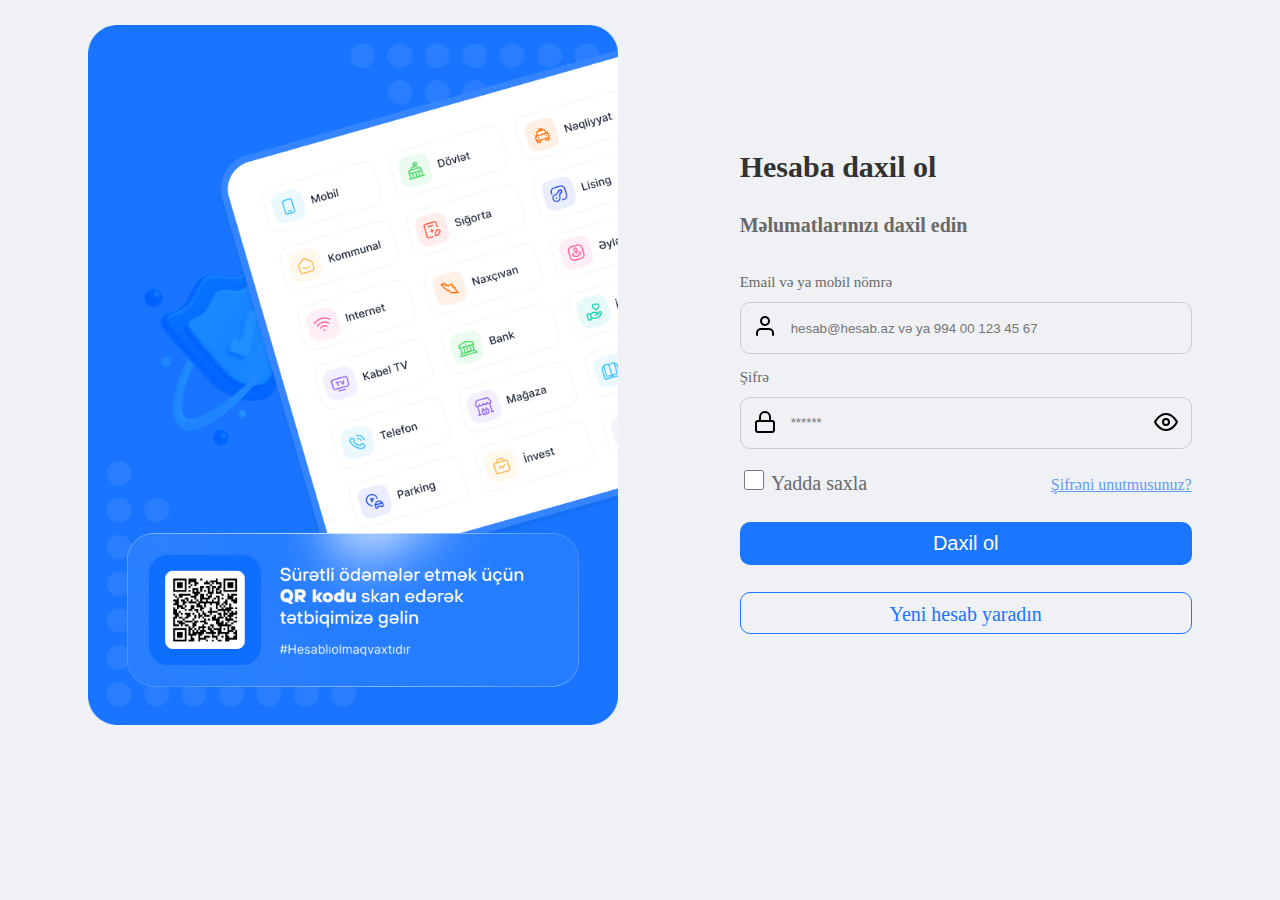
<file: index.html>
<!DOCTYPE html>
<html lang="en">
<head>
    <meta charset="UTF-8">
    <meta name="viewport" content="width=device-width, initial-scale=1.0">
    <title>Hesab.login</title>
    <link rel="stylesheet" href="./styles/home.css">
</head>
<body>
    <div id="register">
        <div class="photo">
            <img  class="photo_sign" src="./assets/signin_az.png" alt="">
        </div>
        <div class="container">
            <div id="tittle">
                <h3 class="first">Hesaba daxil ol</h3>
                <h4 class="second">Məlumatlarınızı daxil edin</h4>
            </div>
            <form id="form">
                <div class="form-email">
                    <label class="email-text">Email və ya mobil nömrə</label>
                    <div class="input-email">
                        <img class="user" src="./assets/icon/user.svg" alt="">
                        <input type="text" class="form-control" id="email"  name="email" placeholder="hesab@hesab.az və ya 994 00 123 45 67" >
                        <div class="email-message">
    
                        </div>
                    </div>
                    
                </div>
                
                <div class="form-password">
                    <label class="password-text">Şifrə</label>
                    <div class="input-password">
                        <img class="lock" src="./assets/icon/lock.svg" alt="">
                        <input type="password" class="form-control" id="password"  name="password" placeholder="******" >
                        <img class="eye" src="./assets/icon/eye.svg" alt="">
                        <img class="eye-off" src="./assets/icon/eye-off.svg" alt="">
                        <div class="password-message">
    
                        </div>
                    </div>
                </div>
                
                <div class="checkbox-text">

                    <div class="checkbox-content">
                        <input type="checkbox" class="checkbox" name="checkbox" id="checkbox">
                        <span>Yadda saxla</span>
                    </div>
                        <a class="forget-pass" href="./forget.html">Şifrəni unutmusunuz?</a>
                </div>
                <div class="btn"> 
                    <button type="submit" class="sign-in">Daxil ol</button>
                </div>
                    
                
            </form>
            <a class="create-link" href="./create.html"> Yeni hesab yaradın</a>
        </div>
    </div>    
    <script src="./js/index.js"></script>
</body>
</html>
</file>
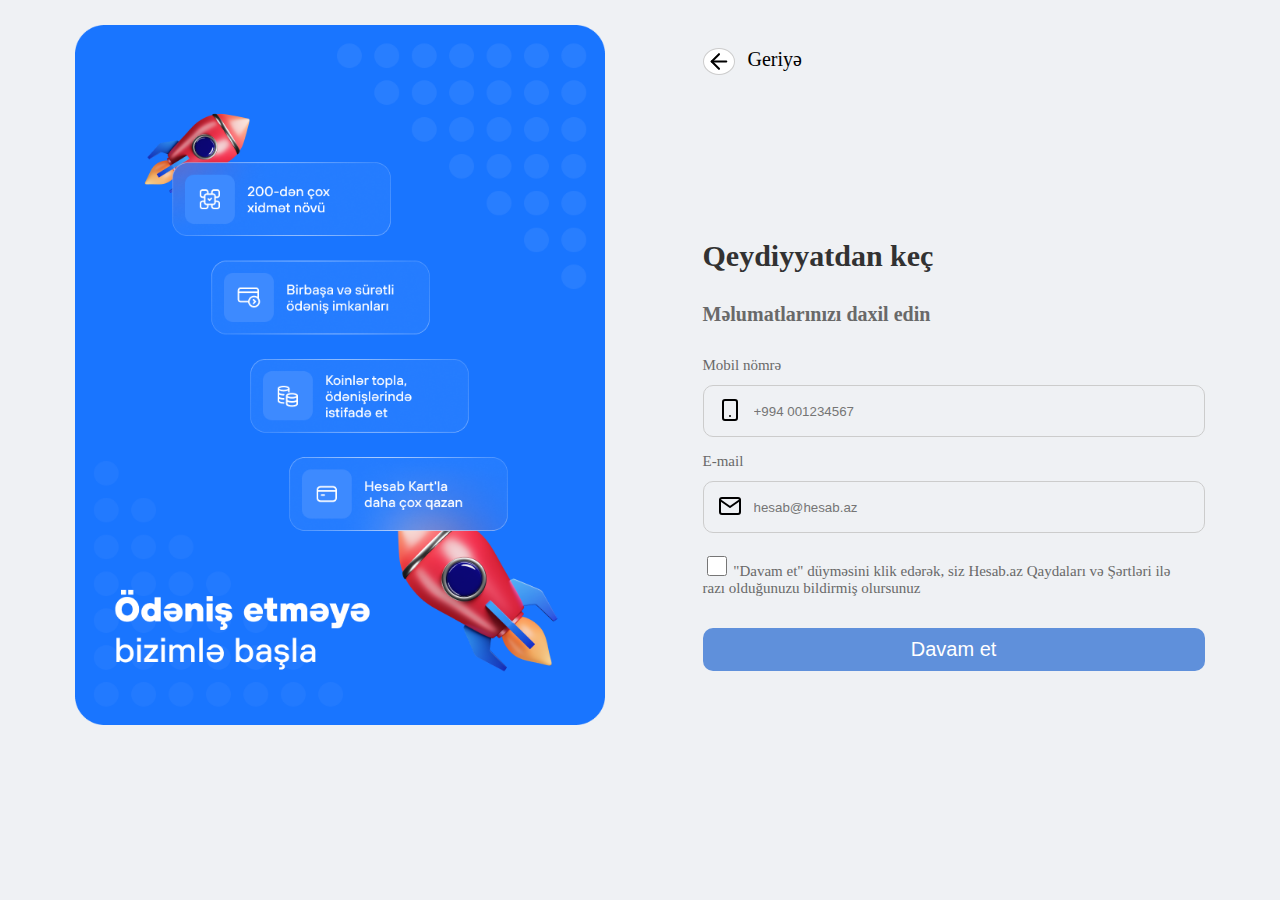
<file: create.html>
<!DOCTYPE html>
<html lang="en">
<head>
    <meta charset="UTF-8">
    <meta name="viewport" content="width=device-width, initial-scale=1.0">
    <title>Hesab.register</title>
    <link rel="stylesheet" href="./styles/home1.css">
</head>
<body>
    <div id="register">
        <div class="photo">
            <img  class="photo_sign" src="./assets/signup_az.png" alt="">
        </div>
        <div class="container">
            <div class="back">
                <a href="./index.html">
                    <img class="back-icon" src="./assets/icon/arrow-left.svg" alt="">
                </a>
                <span class="back-text">Geriyə</span>
            </div>
            <div id="tittle">
                <h3 class="first">Qeydiyyatdan keç</h3>
                <h4 class="second">Məlumatlarınızı daxil edin</h4>
            </div>
            <form id="form">
                <div class="form-phone">
                    <label class="phone-text">Mobil nömrə</label>
                    <div class="input-phone">
                        <img class="phone" src="./assets/icon/smartphone.svg" alt="">
                        <input type="text" class="form-control" id="phone"  name="phone" placeholder="+994 001234567" >
                    </div>
                    <div class="phone-message">
                    </div>
                </div>
                
                <div class="form-mail">
                    <label class="mail-text">E-mail</label>
                    <div class="input-mail">
                        <img class="mail-icn" src="./assets/icon/mail.svg" alt="">
                        <input class="form-control" id="mail"  name="mail" placeholder="hesab@hesab.az" >
                    </div>
                    <div class="email-message">
                    </div>
                </div>
                
                <div class="checkbox-text">
                    <div class="checkbox-content">
                        <input type="checkbox" class="checkbox" name="checkbox" id="checkbox">
                        <span>"Davam et" düyməsini klik edərək, siz Hesab.az Qaydaları və Şərtləri ilə <br> razı olduğunuzu bildirmiş olursunuz</span>
                    </div>

                </div>
                <div class="btn"> 
                    <button type="submit" class="sign-in">Davam et</button>
                </div>
            </form>
        </div>
    </div>    
    <script src="./js/index1.js"></script>
</body>
</html>
</file>
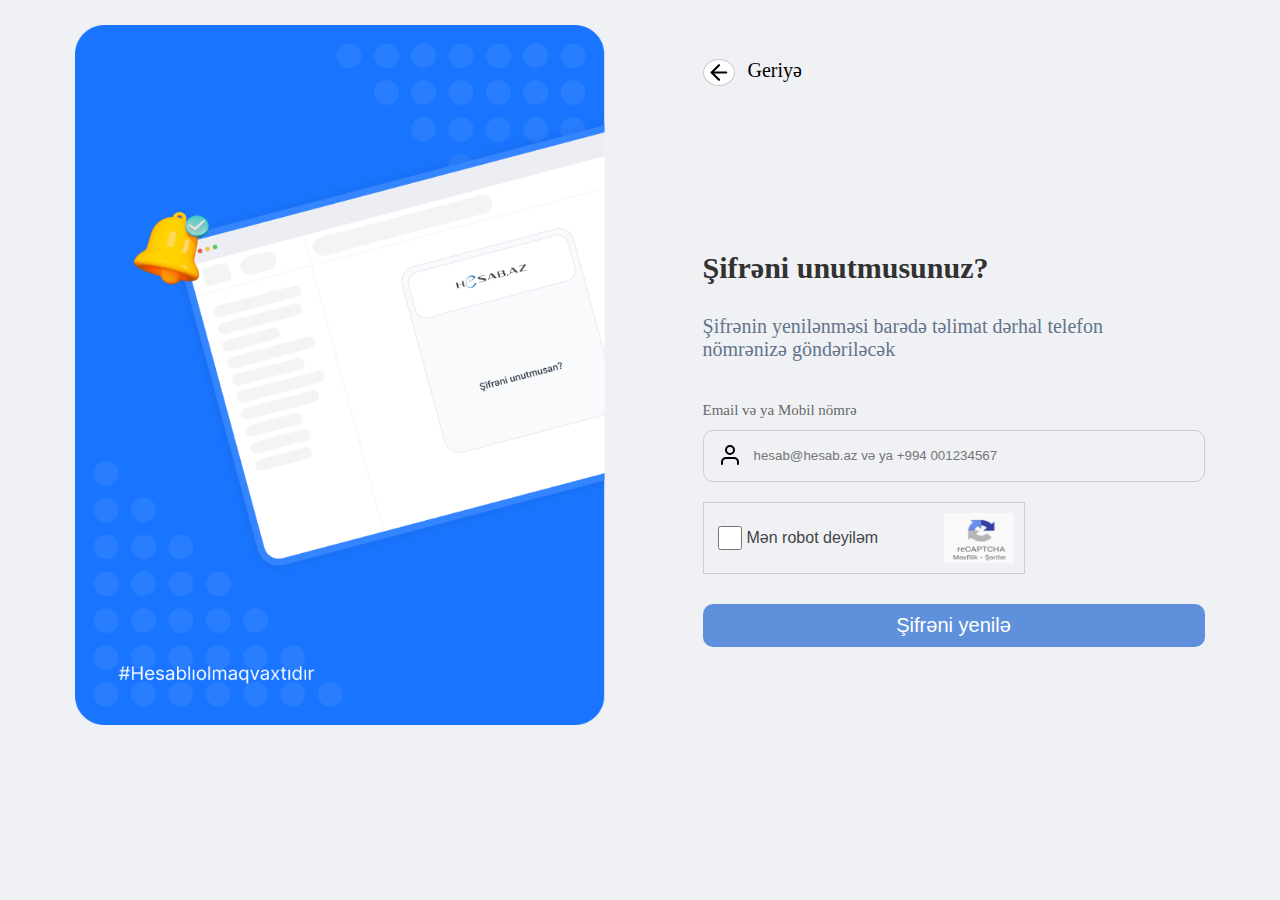
<file: forget.html>
<!DOCTYPE html>
<html lang="en">
<head>
    <meta charset="UTF-8">
    <meta name="viewport" content="width=device-width, initial-scale=1.0">
    <title>Hesab.forget password</title>
    <link rel="stylesheet" href="./styles/home2.css">
</head>
<body>
    <div id="register">
        <div class="photo">
            <img  class="photo_sign" src="./assets/forgot_az.png" alt="">
        </div>
        <div class="container">
            <div class="back">
                <a href="./index.html">
                    <img class="back-icon" src="./assets/icon/arrow-left.svg" alt="">
                </a>
                <span class="back-text">Geriyə</span>
            </div>
            <div id="tittle">
                <h3 class="first">Şifrəni unutmusunuz?</h3>
                <span class="second">Şifrənin yenilənməsi barədə təlimat dərhal telefon <br> nömrənizə göndəriləcək</span>
            </div>
            <form id="form">
                <div class="form-phone">
                    <label class="phone-text">Email və ya Mobil nömrə</label>
                    <div class="input-phone">
                        <img class="user" src="./assets/icon/user.svg" alt="">
                        <input type="text" class="form-control" id="phone"  name="phone" placeholder="hesab@hesab.az və ya +994 001234567" >
                    </div>
                    <div class="email-message">
    
                    </div>
                </div>
                <div class="form-robot">
                    <input class="checkbox" type="checkbox" name="checkbox">
                    <p class="form-robot-text">Mən robot deyiləm</p>
                    <img class="form-robot-img" src="./assets/robot.png" alt="">
            </div>
                <div class="btn"> 
                    <button type="submit" class="password">Şifrəni yenilə</button>
                </div>
            </form>
        </div>
    </div> 
    <script src="./js/index2.js"></script>   
</body>
</html>
</file>
<file: styles/home.css>
body {
  background-color: #eff1f4;
}

#register {
  display: flex;
  align-items: center;
  justify-content: center;
  margin: 2%;
  gap: 10%;
}
#register .photo_sign {
  width: 530px;
  height: 700px;
}
#register .container #tittle {
  margin-bottom: 8%;
}
#register .container #tittle .first {
  font-size: 30px;
  color: rgb(50, 50, 50);
}
#register .container #tittle .second {
  font-size: 20px;
  color: dimgrey;
}
#register .container #form .form-email .email-text {
  font-size: 15px;
  color: dimgrey;
}
#register .container #form .form-email .input-email {
  position: relative;
  margin-bottom: 3%;
}
#register .container #form .form-email .input-email .user {
  position: absolute;
  top: 55%;
  left: 3%;
  transform: translateY(-50%);
}
#register .container #form #email {
  width: 350px;
  height: 50px;
  border: 1px solid #ccc;
  background-color: transparent;
  border-radius: 10px;
  margin-top: 11px;
  padding: 0 50px;
}
#register .container #form .form-password .password-text {
  font-size: 15px;
  color: dimgrey;
}
#register .container #form .form-password .input-password {
  position: relative;
  margin-bottom: 10%;
}
#register .container #form .form-password .input-password .lock {
  position: absolute;
  top: 57%;
  left: 3%;
  transform: translateY(-50%);
}
#register .container #form .form-password #password {
  width: 350px;
  height: 50px;
  border: 1px solid #ccc;
  background-color: transparent;
  border-radius: 10px;
  margin-top: 11px;
  padding: 0 50px;
}
#register .container #form .form-password .eye {
  position: absolute;
  top: 57%;
  right: 3%;
  transform: translateY(-50%);
}
#register .container #form .form-password .eye-off {
  position: absolute;
  top: 57%;
  right: 3%;
  transform: translateY(-50%);
  display: none;
}
#register .container .checkbox-text {
  display: flex;
  justify-content: space-between;
  margin-top: -6%;
}
#register .container .checkbox-text .checkbox-content {
  font-size: 20px;
  color: dimgrey;
}
#register .container .checkbox-text .checkbox-content .checkbox {
  width: 20px;
  height: 20px;
  border-color: #ccc;
  accent-color: #eff1f4;
}
#register .container .checkbox-text .forget-pass {
  color: #639af6;
  margin-top: 9px;
}
#register .container .btn {
  display: flex;
  flex-direction: column;
}
#register .container .btn .sign-in {
  margin-top: 6%;
  background-color: #1a75ff;
  color: #fff;
  padding: 10px;
  border-radius: 10px;
  border: none;
  font-size: 20px;
  cursor: pointer;
}
#register .container .create-link {
  display: block;
  width: 430px;
  height: 20px;
  text-decoration: none;
  margin-top: 6%;
  border-radius: 10px;
  border: 1px solid transparent;
  border-color: #1a75ff;
  color: #1a75ff;
  font-size: 20px;
  text-align: center;
  padding: 10px;
  cursor: pointer;
}
#register .container .create-link:hover {
  background-color: #1a75ff;
  color: #fff;
}/*# sourceMappingURL=home.css.map */
</file>
<file: styles/home1.css>
body {
  background-color: #eff1f4;
}

#register {
  display: flex;
  align-items: center;
  justify-content: center;
  margin: 2%;
  gap: 8%;
}
#register .photo_sign {
  width: 530px;
  height: 700px;
}
#register .container {
  margin-bottom: 3%;
}
#register .container .back {
  display: flex;
  margin-bottom: 32%;
}
#register .container .back-icon {
  width: 30px;
  height: 25px;
  border-radius: 50%;
  border: 1px solid #ccc;
  background-color: #fff;
  cursor: pointer;
}
#register .container .back-text {
  font-size: 20px;
  margin-left: 13px;
}
#register .container #tittle {
  margin-bottom: 6%;
}
#register .container #tittle .first {
  font-size: 30px;
  color: rgb(50, 50, 50);
}
#register .container #tittle .second {
  font-size: 20px;
  color: dimgrey;
}
#register .container #form .form-phone .phone-text {
  font-size: 15px;
  color: dimgrey;
}
#register .container #form .form-phone .input-phone {
  position: relative;
  margin-bottom: 3%;
}
#register .container #form .form-phone .input-phone .phone {
  position: absolute;
  top: 57%;
  left: 3%;
  transform: translateY(-50%);
}
#register .container #form #phone {
  width: 400px;
  height: 50px;
  border: 1px solid #ccc;
  background-color: transparent;
  border-radius: 10px;
  margin-top: 11px;
  padding: 0 50px;
}
#register .container #form .form-mail .mail-text {
  font-size: 15px;
  color: dimgrey;
}
#register .container #form .form-mail .input-mail {
  position: relative;
  margin-bottom: 3%;
}
#register .container #form .form-mail .input-mail .mail-icn {
  position: absolute;
  top: 57%;
  left: 3%;
  transform: translateY(-50%);
}
#register .container #form .form-mail #mail {
  width: 400px;
  height: 50px;
  border: 1px solid #ccc;
  background-color: transparent;
  border-radius: 10px;
  margin-top: 11px;
  padding: 0 50px;
}
#register .container .checkbox-text {
  display: flex;
  justify-content: space-between;
  margin-top: 4%;
}
#register .container .checkbox-text .checkbox-content {
  font-size: 15px;
  color: dimgrey;
}
#register .container .checkbox-text .checkbox-content .checkbox {
  width: 20px;
  height: 20px;
  border-color: #ccc;
  accent-color: #eff1f4;
}
#register .container .btn {
  display: flex;
  flex-direction: column;
}
#register .container .btn .sign-in {
  margin-top: 6%;
  background-color: #5f90db;
  color: #fff;
  padding: 10px;
  border-radius: 10px;
  border: none;
  font-size: 20px;
  cursor: pointer;
}/*# sourceMappingURL=home1.css.map */
</file>
<file: styles/home2.css>
body {
  background-color: #eff1f4;
}

#register {
  display: flex;
  align-items: center;
  justify-content: center;
  margin: 2%;
  gap: 8%;
}
#register .photo_sign {
  width: 530px;
  height: 700px;
}
#register .container {
  margin-bottom: 4%;
}
#register .container .back {
  display: flex;
  margin-bottom: 32%;
}
#register .container .back-icon {
  width: 30px;
  height: 25px;
  border-radius: 50%;
  border: 1px solid #ccc;
  background-color: #fff;
  cursor: pointer;
}
#register .container .back-text {
  font-size: 20px;
  margin-left: 13px;
}
#register .container #tittle {
  margin-bottom: 8%;
}
#register .container #tittle .first {
  font-size: 30px;
  color: rgb(50, 50, 50);
}
#register .container #tittle .second {
  font-size: 20px;
  color: #64748b;
}
#register .container #form .form-phone .phone-text {
  font-size: 15px;
  color: dimgrey;
}
#register .container #form .form-phone .input-phone {
  position: relative;
  margin-bottom: 3%;
}
#register .container #form .form-phone .input-phone .user {
  position: absolute;
  top: 57%;
  left: 3%;
  transform: translateY(-50%);
}
#register .container #form #phone {
  width: 400px;
  height: 50px;
  border: 1px solid #ccc;
  background-color: transparent;
  border-radius: 10px;
  margin-top: 11px;
  padding: 0 50px;
}
#register .container #form .form-robot {
  justify-content: space-between;
  width: 300px;
  height: 50px;
  border: 1px solid #ccc;
  padding: 10px;
  background-color: transparent;
  margin-top: 4%;
  display: flex;
  gap: 5px;
}
#register .container #form .form-robot .checkbox {
  width: 24px;
  height: 24px;
  position: absolute;
  margin-top: 13px;
  accent-color: #eff1f4;
}
#register .container #form .form-robot-text {
  font-family: Arial, Helvetica, sans-serif;
  color: rgb(69, 68, 68);
  margin-left: 11%;
}
#register .container #form .form-robot-img {
  position: relative;
  width: 70px;
  height: 50px;
  margin-left: 15px;
}
#register .container .btn {
  display: flex;
  flex-direction: column;
}
#register .container .btn .password {
  margin-top: 6%;
  background-color: #5f90db;
  color: #fff;
  padding: 10px;
  border-radius: 10px;
  border: none;
  font-size: 20px;
  cursor: pointer;
}/*# sourceMappingURL=home2.css.map */
</file>
